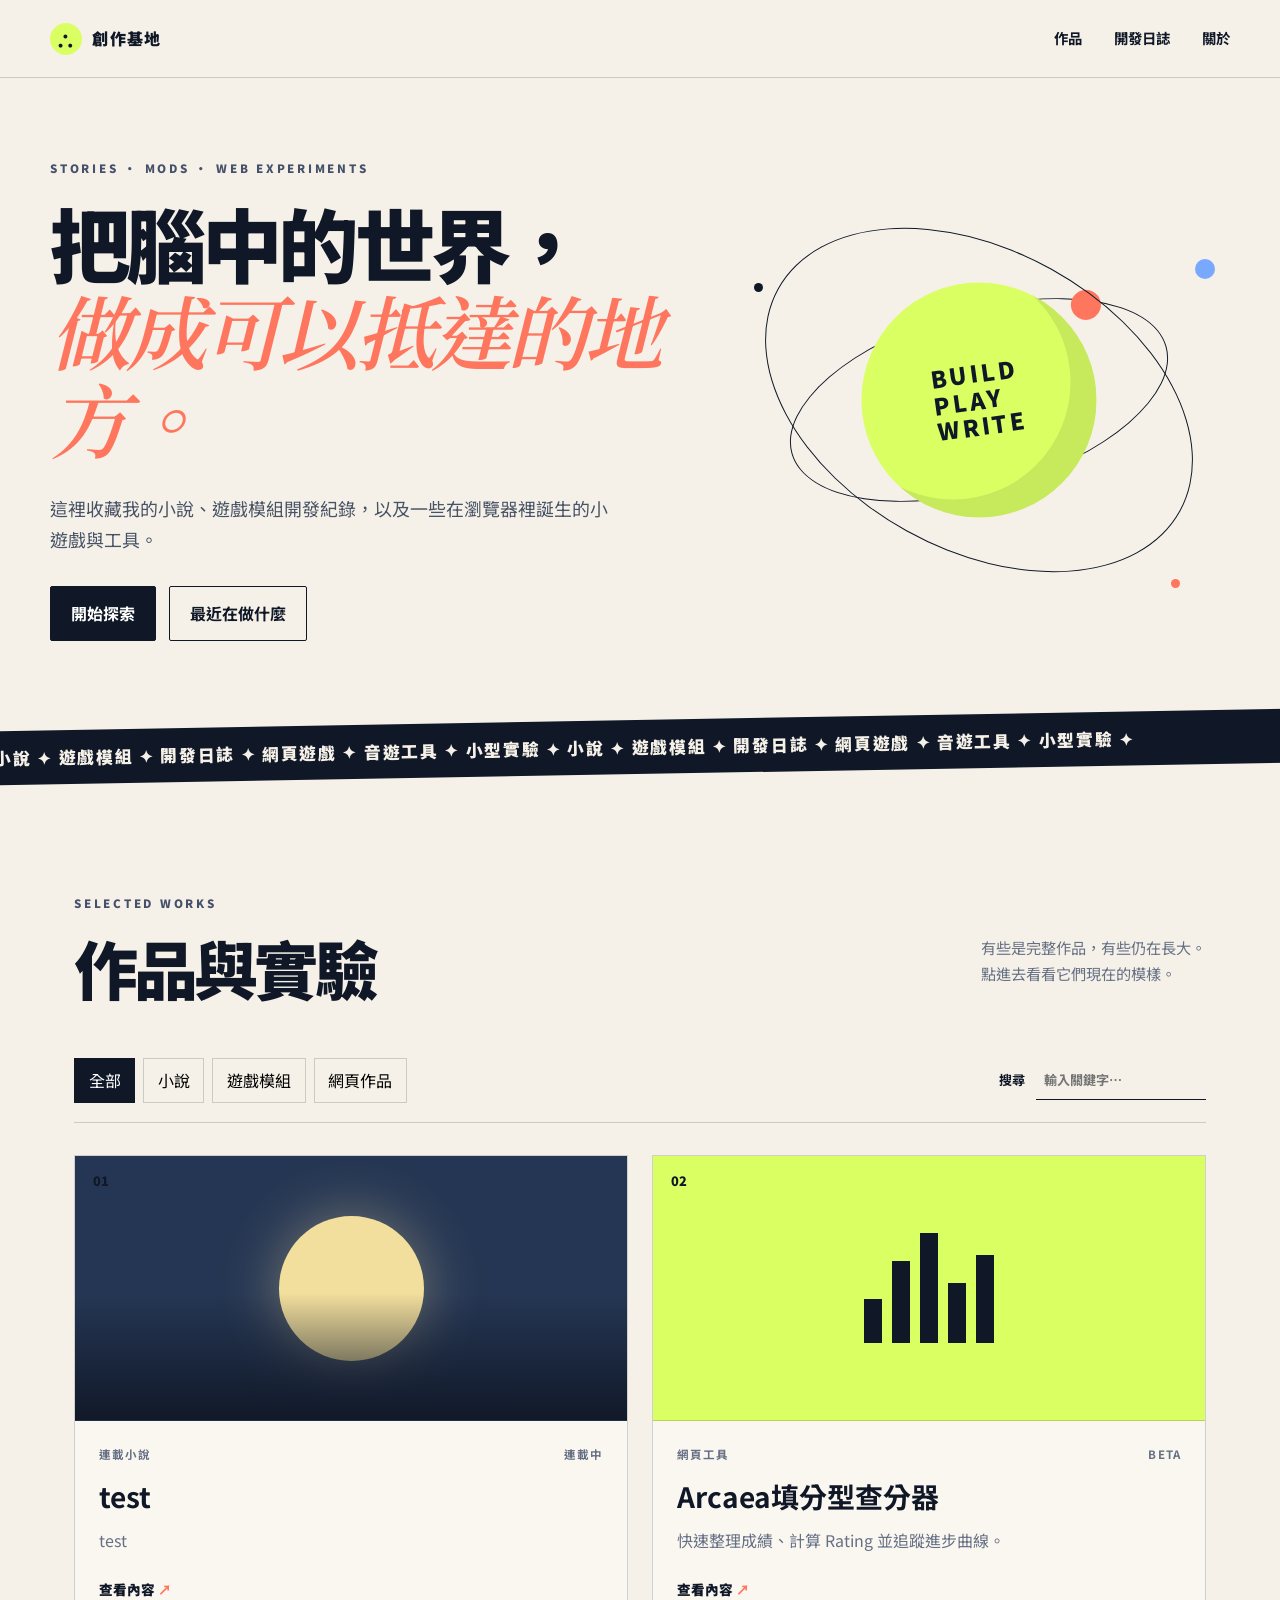
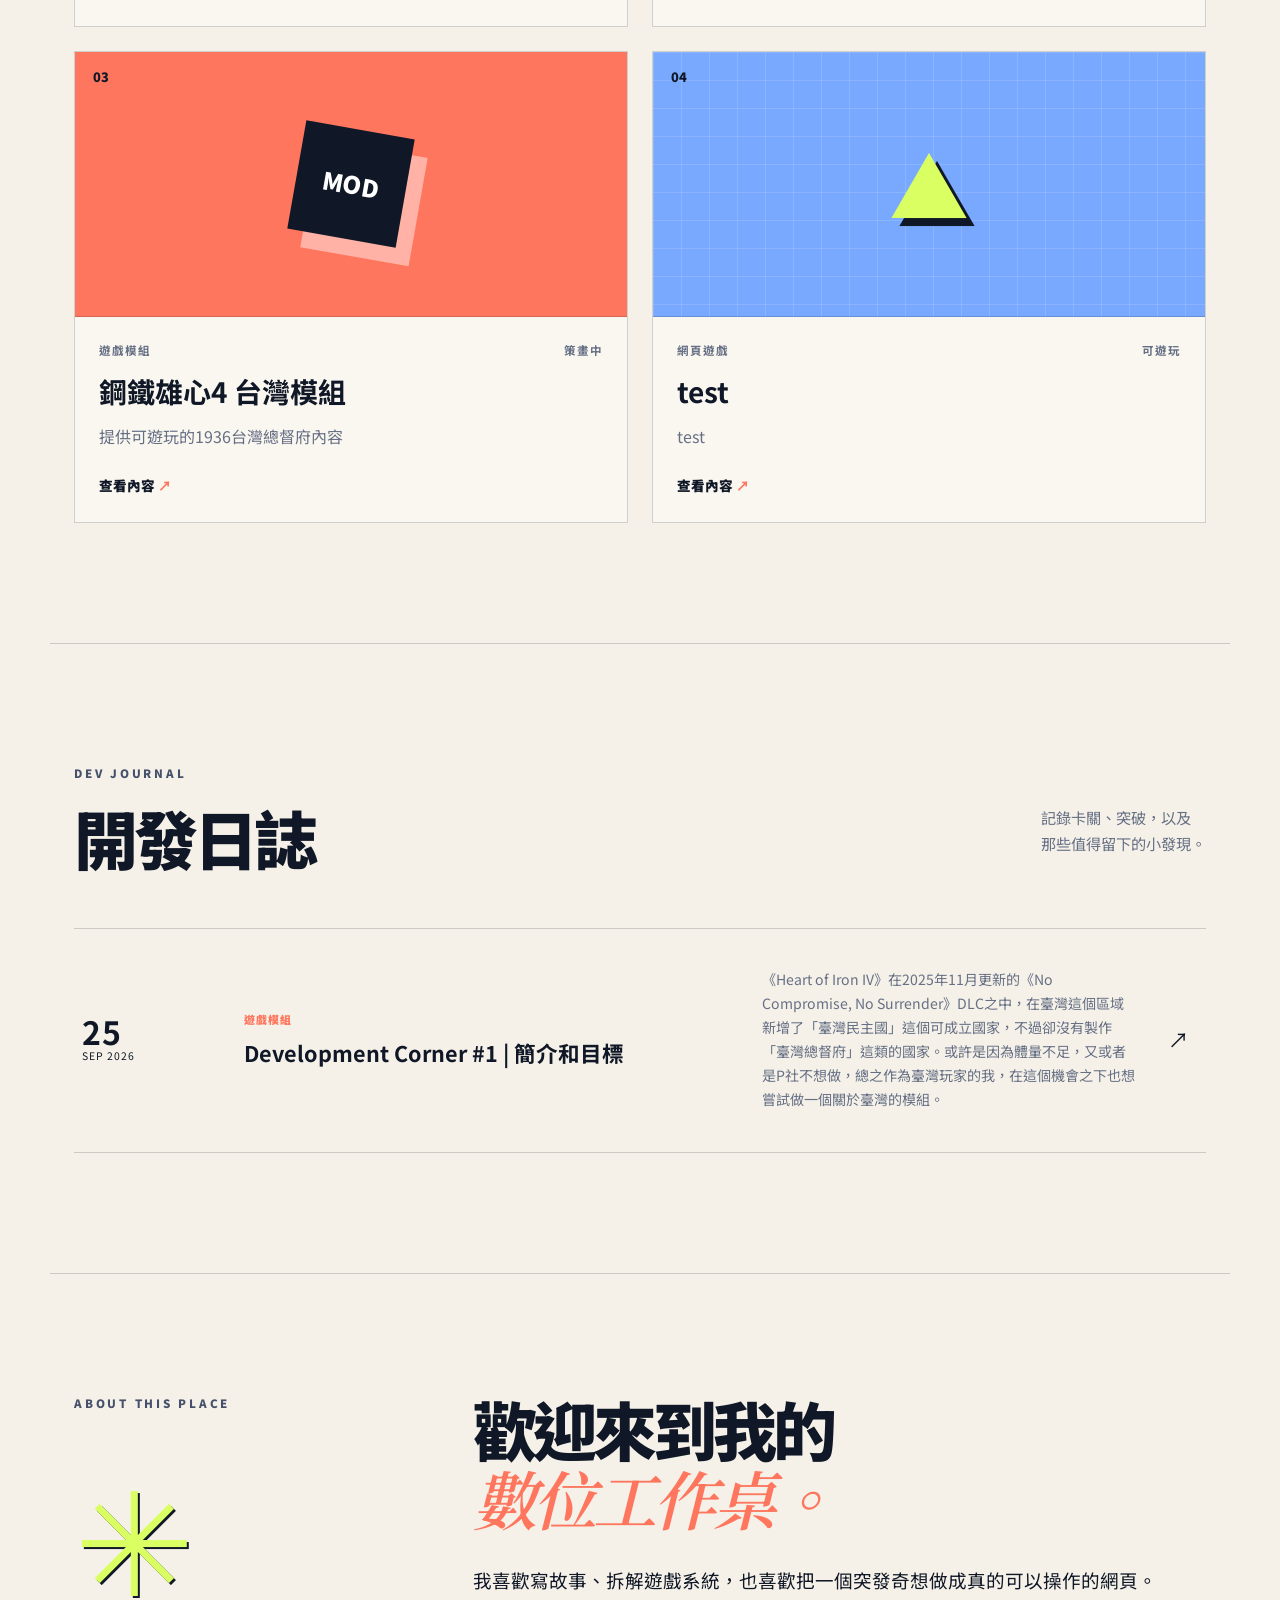
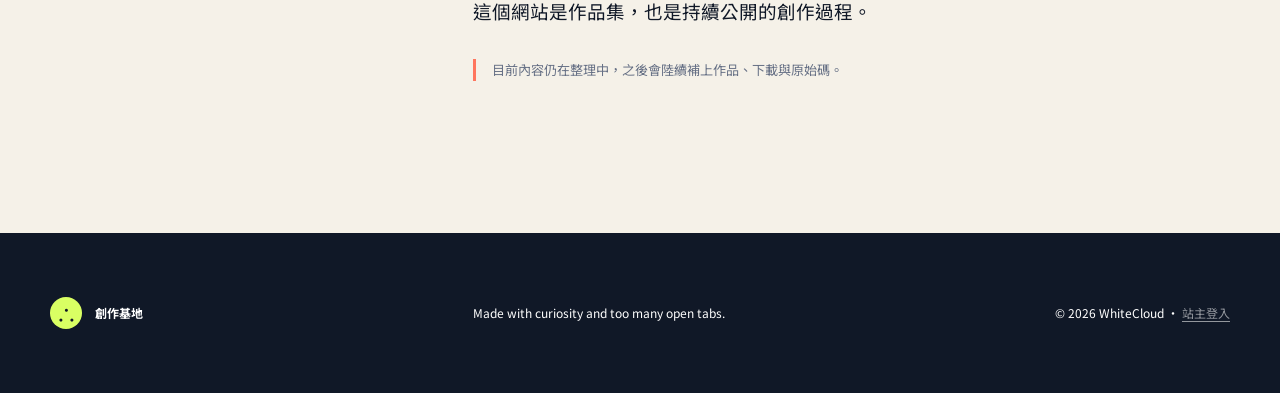
<file: index.html>
<!doctype html>
<html lang="zh-Hant">
<head>
  <meta charset="utf-8">
  <meta name="viewport" content="width=device-width, initial-scale=1">
  <meta name="description" content="小說、遊戲模組開發日誌、網頁遊戲與實用工具。">
  <meta name="robots" content="noindex, nofollow">
  <meta name="theme-color" content="#111827">
  <title>創作基地｜小說、模組與網頁作品</title>
  <link rel="icon" href="assets/favicon.svg" type="image/svg+xml">
  <link rel="stylesheet" href="styles.css">
</head>
<body>
  <a class="skip-link" href="#main">跳至主要內容</a>
  <header class="site-header">
    <a class="brand" href="#top" aria-label="回到首頁">
      <span class="brand-mark">∴</span>
      <span>創作基地</span>
    </a>
    <nav aria-label="主要導覽">
      <a href="#works">作品</a>
      <a href="#log">開發日誌</a>
      <a href="#about">關於</a>
    </nav>
  </header>

  <main id="main">
    <section class="hero" id="top">
      <div class="hero-copy reveal">
        <p class="eyebrow">STORIES · MODS · WEB EXPERIMENTS</p>
        <h1>把腦中的世界，<br><em>做成可以抵達的地方。</em></h1>
        <p class="hero-intro">這裡收藏我的小說、遊戲模組開發紀錄，以及一些在瀏覽器裡誕生的小遊戲與工具。</p>
        <div class="hero-actions">
          <a class="button primary" href="#works">開始探索</a>
          <a class="button ghost" href="#log">最近在做什麼</a>
        </div>
      </div>
      <div class="hero-orbit" aria-hidden="true">
        <div class="planet"><span>BUILD<br>PLAY<br>WRITE</span></div>
        <i class="orbit orbit-one"></i>
        <i class="orbit orbit-two"></i>
        <b class="star s1"></b><b class="star s2"></b><b class="star s3"></b>
      </div>
    </section>

    <section class="marquee" aria-label="內容分類">
      <div>小說 ✦ 遊戲模組 ✦ 開發日誌 ✦ 網頁遊戲 ✦ 音遊工具 ✦ 小型實驗 ✦&nbsp;</div>
      <div aria-hidden="true">小說 ✦ 遊戲模組 ✦ 開發日誌 ✦ 網頁遊戲 ✦ 音遊工具 ✦ 小型實驗 ✦&nbsp;</div>
    </section>

    <section class="section works" id="works">
      <div class="section-heading reveal">
        <div>
          <p class="eyebrow">SELECTED WORKS</p>
          <h2>作品與實驗</h2>
        </div>
        <p>有些是完整作品，有些仍在長大。<br>點進去看看它們現在的模樣。</p>
      </div>

      <div class="filter-bar reveal" role="group" aria-label="篩選作品">
        <button class="filter active" data-filter="all">全部</button>
        <button class="filter" data-filter="novel">小說</button>
        <button class="filter" data-filter="mod">遊戲模組</button>
        <button class="filter" data-filter="web">網頁作品</button>
        <label class="search"><span>搜尋</span><input id="search" type="search" placeholder="輸入關鍵字…"></label>
      </div>

      <div class="project-grid" id="project-grid" aria-live="polite">
        <article class="project-card featured reveal" data-category="novel" data-search="小說 霧港 夜航 奇幻">
          <div class="card-visual visual-novel"><span class="card-number">01</span><span class="moon"></span></div>
          <div class="card-body">
            <div class="card-meta"><span>連載小說</span><time datetime="2026-09-18">2026.09.18</time></div>
            <h3>霧港夜航</h3>
            <p>一座只在濃霧裡出現的港口，與一封不該寄達的信。</p>
            <a href="pages/coming-soon.html">閱讀作品 <span>↗</span></a>
          </div>
        </article>

        <article class="project-card reveal" data-category="mod" data-search="遊戲模組 模組 生存 建造 開發">
          <div class="card-visual visual-mod"><span class="card-number">02</span><div class="cube">MOD</div></div>
          <div class="card-body">
            <div class="card-meta"><span>遊戲模組</span><span>開發中</span></div>
            <h3>邊境生存擴充</h3>
            <p>新的資源循環、生態事件與建造系統。</p>
            <a href="pages/coming-soon.html">查看專案 <span>↗</span></a>
          </div>
        </article>

        <article class="project-card reveal" data-category="web" data-search="網頁遊戲 瀏覽器 小遊戲 像素 探險">
          <div class="card-visual visual-game"><span class="card-number">03</span><div class="pixel-character">▲</div></div>
          <div class="card-body">
            <div class="card-meta"><span>網頁遊戲</span><span>可遊玩</span></div>
            <h3>微光探險隊</h3>
            <p>五分鐘一局的瀏覽器迷你探險。</p>
            <a href="pages/coming-soon.html">開始遊玩 <span>↗</span></a>
          </div>
        </article>

        <article class="project-card reveal" data-category="web" data-search="音遊 查分器 成績 工具 rhythm score">
          <div class="card-visual visual-tool"><span class="card-number">04</span><div class="bars"><i></i><i></i><i></i><i></i><i></i></div></div>
          <div class="card-body">
            <div class="card-meta"><span>網頁工具</span><span>Beta</span></div>
            <h3>音遊查分器</h3>
            <p>快速整理成績、計算 Rating 並追蹤進步曲線。</p>
            <a href="pages/coming-soon.html">開啟工具 <span>↗</span></a>
          </div>
        </article>
      </div>
      <p class="empty-state" id="empty-state" hidden>找不到符合的作品，換個關鍵字試試看。</p>
    </section>

    <section class="section journal" id="log">
      <div class="section-heading reveal">
        <div><p class="eyebrow">DEV JOURNAL</p><h2>開發日誌</h2></div>
        <p>記錄卡關、突破，以及<br>那些值得留下的小發現。</p>
      </div>
      <div class="journal-list" id="journal-list">
        <a class="journal-entry reveal" href="pages/coming-soon.html">
          <time datetime="2026-09-21"><b>21</b> SEP 2026</time>
          <div><span>遊戲模組 · 系統設計</span><h3>讓「生存」不只是填滿兩條數值</h3></div>
          <p>從環境回饋到資源選擇，重新整理生存循環的設計筆記。</p><i>↗</i>
        </a>
        <a class="journal-entry reveal" href="pages/coming-soon.html">
          <time datetime="2026-09-12"><b>12</b> SEP 2026</time>
          <div><span>網頁工具 · UI</span><h3>查分器的第一版介面完成了</h3></div>
          <p>如何讓大量數字不再像試算表，同時保留需要的資訊密度。</p><i>↗</i>
        </a>
        <a class="journal-entry reveal" href="pages/coming-soon.html">
          <time datetime="2026-08-29"><b>29</b> AUG 2026</time>
          <div><span>小說 · 寫作</span><h3>為不存在的城市畫一張地圖</h3></div>
          <p>地理如何影響角色移動、資訊流通與故事節奏。</p><i>↗</i>
        </a>
      </div>
    </section>

    <section class="section about" id="about">
      <div class="about-label reveal"><p class="eyebrow">ABOUT THIS PLACE</p><span class="asterisk">✳</span></div>
      <div class="about-copy reveal">
        <h2>歡迎來到我的<br><em>數位工作桌。</em></h2>
        <p>我喜歡寫故事、拆解遊戲系統，也喜歡把一個突發奇想做成真的可以操作的網頁。這個網站是作品集，也是持續公開的創作過程。</p>
        <p class="note">目前內容仍在整理中，之後會陸續補上作品、下載與原始碼。</p>
      </div>
    </section>
  </main>

  <footer>
    <div><span class="brand-mark">∴</span><strong>創作基地</strong></div>
    <p>Made with curiosity and too many open tabs.</p>
    <p>© <span id="year"></span> <span id="owner-name">Your Name</span> · <a class="admin-link" href="admin/">站主登入</a></p>
  </footer>
  <script src="script.js"></script>
</body>
</html>
</file>
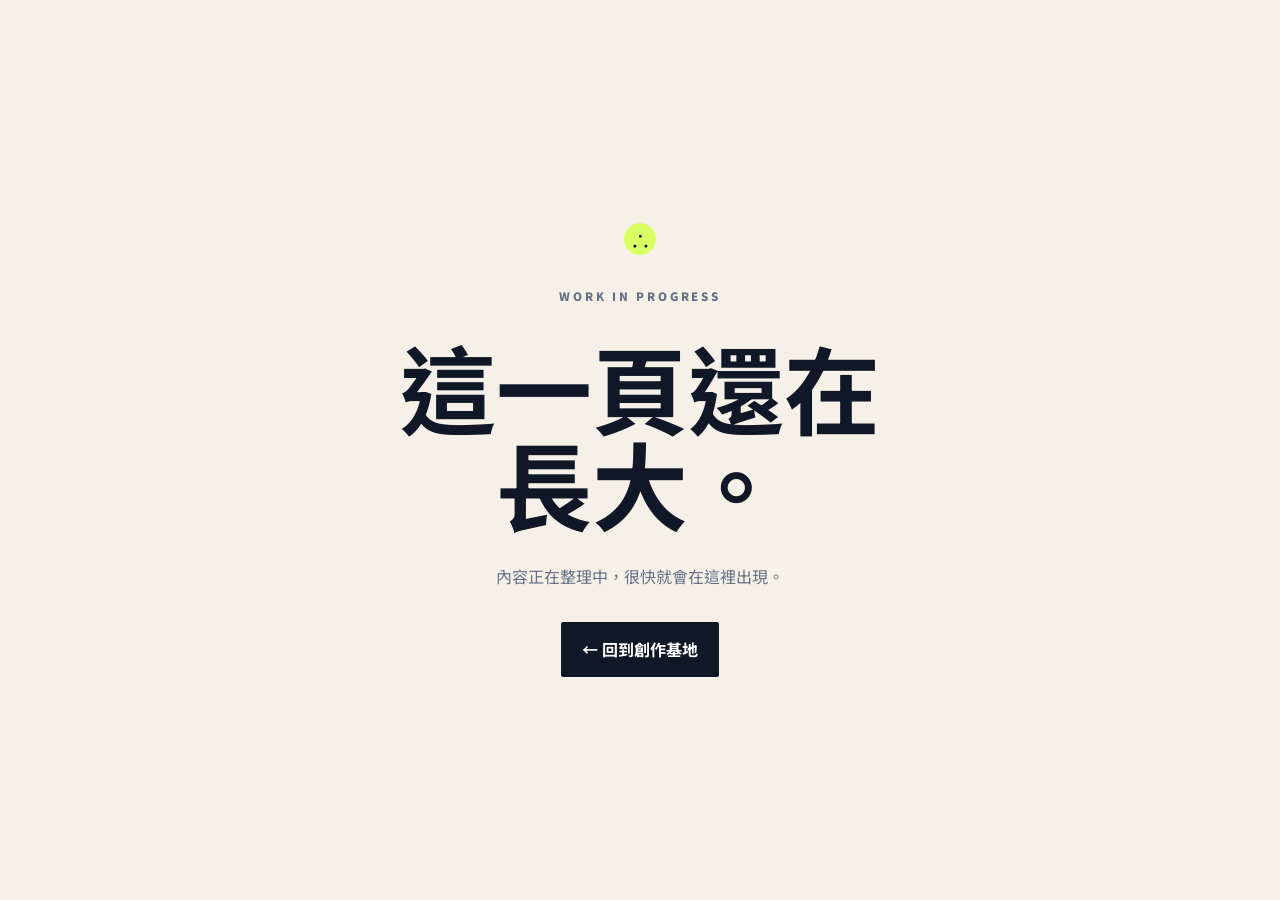
<file: pages/coming-soon.html>
<!doctype html><html lang="zh-Hant"><head><meta charset="utf-8"><meta name="viewport" content="width=device-width,initial-scale=1"><meta name="robots" content="noindex, nofollow"><title>內容準備中｜創作基地</title><link rel="stylesheet" href="../styles.css"><style>main{min-height:100vh;display:grid;place-items:center;padding:2rem;text-align:center}.soon{max-width:650px}.soon .brand-mark{margin:0 auto 2rem}.soon h1{font-size:clamp(3rem,9vw,6rem);line-height:1;margin:.5rem}.soon p{color:var(--muted);margin:2rem}.soon a{display:inline-block}</style></head><body><main><div class="soon"><span class="brand-mark">∴</span><p class="eyebrow">WORK IN PROGRESS</p><h1>這一頁還在<br>長大。</h1><p>內容正在整理中，很快就會在這裡出現。</p><a class="button primary" href="../index.html">← 回到創作基地</a></div></main></body></html>
</file>
<file: styles.css>
@import url('https://fonts.googleapis.com/css2?family=Noto+Sans+TC:wght@400;500;700;900&family=Noto+Serif+TC:wght@600;700&display=swap');

:root{--ink:#101827;--paper:#f5f1e8;--lime:#d9ff63;--coral:#ff765e;--blue:#78a9ff;--line:rgba(16,24,39,.18);--muted:#667085;--max:1180px}
*{box-sizing:border-box}html{scroll-behavior:smooth}body{margin:0;background:var(--paper);color:var(--ink);font-family:"Noto Sans TC",sans-serif;line-height:1.7}a{color:inherit;text-decoration:none}button,input{font:inherit}.skip-link{position:fixed;left:1rem;top:-5rem;background:var(--ink);color:white;padding:.6rem 1rem;z-index:99}.skip-link:focus{top:1rem}.site-header{height:78px;padding:0 max(24px,calc((100% - var(--max))/2));display:flex;justify-content:space-between;align-items:center;border-bottom:1px solid var(--line);position:absolute;top:0;width:100%;z-index:10}.brand{display:flex;align-items:center;gap:.65rem;font-weight:900;letter-spacing:.08em}.brand-mark{display:grid;place-items:center;width:32px;height:32px;border-radius:50%;background:var(--lime);font-size:1.3rem}.site-header nav{display:flex;gap:2rem;font-size:.9rem;font-weight:700}.site-header nav a:hover{opacity:.55}.hero{min-height:720px;padding:150px max(24px,calc((100% - var(--max))/2)) 70px;display:grid;grid-template-columns:1.15fr .85fr;align-items:center;overflow:hidden}.eyebrow{font-size:.72rem;letter-spacing:.24em;font-weight:900;margin:0 0 1.2rem;color:#45516a}.hero h1,.section h2{font-size:clamp(3.1rem,6.3vw,6.3rem);line-height:1.08;letter-spacing:-.06em;margin:0;font-weight:900}.hero h1 em,.about h2 em{font-family:"Noto Serif TC",serif;font-weight:600;color:var(--coral)}.hero-intro{font-size:1.12rem;max-width:570px;color:#485366;margin:2rem 0}.hero-actions{display:flex;gap:.8rem}.button{padding:.8rem 1.25rem;border:1px solid var(--ink);font-weight:700;border-radius:2px}.button.primary{background:var(--ink);color:white}.button:hover{transform:translateY(-2px)}.hero-orbit{position:relative;height:470px}.planet{position:absolute;z-index:2;width:235px;height:235px;border-radius:50%;background:var(--lime);left:50%;top:50%;translate:-50% -50%;display:grid;place-items:center;box-shadow:inset -26px -18px 0 rgba(16,24,39,.09)}.planet span{font-size:1.45rem;line-height:1.15;font-weight:900;letter-spacing:.13em;transform:rotate(-8deg)}.orbit{position:absolute;left:50%;top:50%;translate:-50% -50%;border:1px solid var(--ink);border-radius:50%;transform:rotate(-16deg)}.orbit-one{width:390px;height:180px}.orbit-two{width:460px;height:300px;transform:rotate(29deg)}.orbit-one:after{content:"";position:absolute;width:30px;height:30px;background:var(--coral);border-radius:50%;right:50px;top:12px}.star{position:absolute;width:9px;height:9px;background:var(--ink);border-radius:50%}.s1{left:5%;top:25%}.s2{right:3%;top:20%;background:var(--blue);width:20px;height:20px}.s3{right:10%;bottom:10%;background:var(--coral)}.marquee{display:flex;overflow:hidden;background:var(--ink);color:var(--paper);font-weight:900;font-size:1.05rem;letter-spacing:.1em;padding:.8rem 0;transform:rotate(-1deg);width:101%;margin-left:-.5%;white-space:nowrap}.marquee div{animation:marquee 28s linear infinite}.section{max-width:var(--max);margin:auto;padding:120px 24px}.section-heading{display:flex;justify-content:space-between;align-items:end;margin-bottom:3.5rem}.section-heading h2{font-size:clamp(2.8rem,5vw,4.8rem)}.section-heading>p{color:var(--muted);font-size:.95rem}.filter-bar{display:flex;align-items:center;gap:.5rem;margin-bottom:2rem;border-bottom:1px solid var(--line);padding-bottom:1.2rem}.filter{border:1px solid var(--line);background:transparent;padding:.5rem .85rem;cursor:pointer}.filter.active,.filter:hover{background:var(--ink);color:white}.search{margin-left:auto;display:flex;gap:.7rem;align-items:center;font-size:.82rem;font-weight:700}.search input{background:transparent;border:0;border-bottom:1px solid var(--ink);padding:.5rem;width:170px;outline:none}.project-grid{display:grid;grid-template-columns:repeat(2,1fr);gap:1.5rem}.project-card{border:1px solid var(--line);background:#faf7f0;transition:.25s}.project-card:hover{transform:translateY(-5px);box-shadow:7px 7px 0 var(--ink)}.card-visual{height:265px;position:relative;display:grid;place-items:center;overflow:hidden;border-bottom:1px solid var(--line)}.card-number{position:absolute;left:18px;top:14px;font-weight:900;font-size:.8rem}.visual-novel{background:#253654}.moon{width:145px;height:145px;border-radius:50%;background:#f3df9d;box-shadow:0 0 60px #f3df9d66}.visual-novel:after{content:"";position:absolute;width:125%;height:50%;background:linear-gradient(transparent,#101827);bottom:-5px}.visual-mod{background:var(--coral)}.cube{width:110px;height:110px;background:var(--ink);color:white;display:grid;place-items:center;font-weight:900;font-size:1.5rem;transform:rotate(10deg);box-shadow:16px 16px 0 #ffffff70}.visual-game{background:var(--blue);background-image:linear-gradient(#ffffff22 1px,transparent 1px),linear-gradient(90deg,#ffffff22 1px,transparent 1px);background-size:28px 28px}.pixel-character{font-size:5rem;color:var(--lime);filter:drop-shadow(8px 8px 0 var(--ink))}.visual-tool{background:var(--lime)}.bars{height:110px;display:flex;align-items:end;gap:10px}.bars i{width:18px;background:var(--ink);height:40%;animation:pulse 1.8s ease-in-out infinite}.bars i:nth-child(2){height:75%;animation-delay:.2s}.bars i:nth-child(3){height:100%;animation-delay:.4s}.bars i:nth-child(4){height:55%;animation-delay:.6s}.bars i:nth-child(5){height:80%;animation-delay:.8s}.card-body{padding:1.5rem}.card-meta{display:flex;justify-content:space-between;font-size:.72rem;text-transform:uppercase;letter-spacing:.1em;color:var(--muted);font-weight:700}.card-body h3{font-size:1.75rem;line-height:1.3;margin:.8rem 0}.card-body p{color:var(--muted);margin:0 0 1.3rem}.card-body a{font-weight:900;font-size:.85rem}.card-body a span{color:var(--coral)}.empty-state{text-align:center;padding:3rem}.journal{border-top:1px solid var(--line)}.journal-entry{display:grid;grid-template-columns:130px 1.3fr 1fr 30px;gap:2rem;align-items:center;border-top:1px solid var(--line);padding:1.6rem .5rem;transition:.2s}.journal-entry:last-child{border-bottom:1px solid var(--line)}.journal-entry:hover{padding-left:1.2rem;background:#ece7db}.journal-entry time{font-size:.65rem;letter-spacing:.1em}.journal-entry time b{display:block;font-size:2rem;line-height:1}.journal-entry div span{font-size:.68rem;color:var(--coral);font-weight:900;letter-spacing:.08em}.journal-entry h3{font-size:1.35rem;margin:.25rem 0}.journal-entry p{font-size:.88rem;color:var(--muted)}.journal-entry i{font-style:normal;font-size:1.3rem}.about{border-top:1px solid var(--line);display:grid;grid-template-columns:1fr 2fr;gap:2rem}.asterisk{display:block;font-size:9rem;line-height:1;color:var(--lime);text-shadow:2px 2px 0 var(--ink);margin-top:3rem}.about h2{font-size:clamp(3rem,5vw,5.4rem)}.about-copy>p{font-size:1.16rem;max-width:700px;margin:2rem 0}.about .note{font-size:.82rem;color:var(--muted);border-left:3px solid var(--coral);padding-left:1rem}footer{background:var(--ink);color:white;min-height:160px;padding:3rem max(24px,calc((100% - var(--max))/2));display:flex;align-items:center;justify-content:space-between;font-size:.75rem}footer>div{display:flex;align-items:center;gap:.8rem}footer .brand-mark{color:var(--ink)}.reveal{opacity:0;transform:translateY(22px);transition:opacity .7s,transform .7s}.reveal.visible{opacity:1;transform:none}[hidden]{display:none!important}
.admin-link{opacity:.55;text-decoration:underline;text-underline-offset:3px}.admin-link:hover{opacity:1}
@keyframes marquee{to{transform:translateX(-100%)}}@keyframes pulse{50%{transform:scaleY(.65);transform-origin:bottom}}
@media(max-width:800px){.site-header nav{gap:1rem}.site-header nav a:last-child{display:none}.hero{grid-template-columns:1fr;padding-top:130px;min-height:auto}.hero h1{font-size:3.4rem}.hero-orbit{height:380px}.planet{width:190px;height:190px}.orbit-one{width:310px}.orbit-two{width:350px}.section{padding:80px 20px}.section-heading{display:block}.section-heading>p{margin-top:1rem}.filter-bar{overflow:auto}.search{display:none}.project-grid{grid-template-columns:1fr}.journal-entry{grid-template-columns:70px 1fr 25px;gap:1rem}.journal-entry>p{display:none}.about{grid-template-columns:1fr}.asterisk{font-size:5rem;margin:1rem 0}.about h2{font-size:3rem}footer{align-items:flex-start;flex-direction:column;gap:1rem}.card-visual{height:230px}}@media(prefers-reduced-motion:reduce){*{scroll-behavior:auto!important;animation:none!important;transition:none!important}.reveal{opacity:1;transform:none}}
</file>
